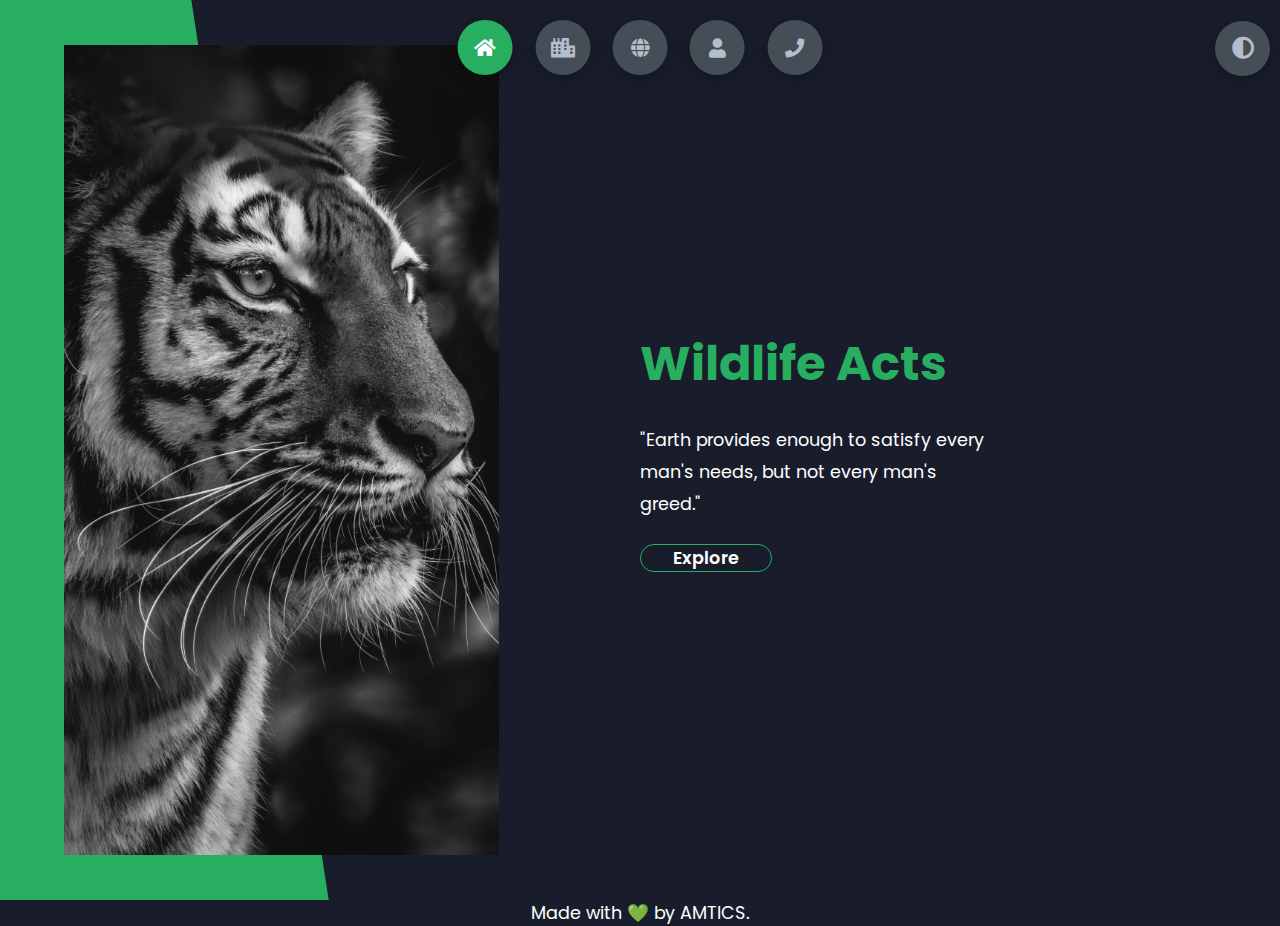
<file: index.html>
<!DOCTYPE html>
<html lang="en">
<head>
    <meta charset="UTF-8">
    <meta http-equiv="X-UA-Compatible" content="IE=edge">
    <meta name="viewport" content="width=device-width, initial-scale=1.0">
    <title>Wildlife Acts</title>
    <link rel="stylesheet" href="styles/styles.css">
    <link rel="preconnect" href="https://fonts.googleapis.com">
    <link rel="preconnect" href="https://fonts.gstatic.com" crossorigin>
    <link rel="stylesheet" href="https://cdnjs.cloudflare.com/ajax/libs/font-awesome/5.15.4/css/all.min.css" integrity="sha512-1ycn6IcaQQ40/MKBW2W4Rhis/DbILU74C1vSrLJxCq57o941Ym01SwNsOMqvEBFlcgUa6xLiPY/NS5R+E6ztJQ==" crossorigin="anonymous" referrerpolicy="no-referrer" />
    <link href="https://fonts.googleapis.com/css2?family=Poppins:wght@400;500;600;700;800&display=swap" rel="stylesheet">
</head>
<body class="main-content">
    <header class="container header active" id="home">
        <div class="header-content">
            <div class="left-header">
                <div class="h-shape"></div>
                <div class="image">
                    <img src="img/main.png" alt="">
                </div>
            </div>
            <div class="right-header">
                <h1 class="name">
                   <span>Wildlife Acts</span>
                </h1>
                <p>
                    "Earth provides enough to satisfy every man's needs, but not every man's greed."
                </p>
                <div class="btn-con">
                    <a href="index.html" class="main-btn">
                        <span class="btn-text">Explore</span>
                    </a>
                </div>
            </div>
        </div>
    </header>

    <div class="controls">
        <a class="control active-btn" href="index.html" data-id="home" data-title="Home">
            <i class="fas fa-home"></i>
        </a>
        <a class="control" href="pages/national-acts.html" data-id="national-acts" data-title="National Acts">
            <i class="fas fa-city"></i>
        </a>
        <a class="control" href="pages/international-acts.html" data-id="blogs" data-title="International Acts">
            <i class="fas fa-globe"></i>
        </a>
        <a class="control" href="pages/about-us.html" data-id="about" data-title="About Us">
            <i class="fas fa-user"></i>
        </a>
        <a class="control" href="pages/contact-us.html" data-id="contact" data-title="Contact Us">
            <i class="fas fa-phone"></i>
        </a>
    </div>
    
    <div class="theme-btn" data-title="Theme">
        <i class="fas fa-adjust"></i>
    </div>
    
    <script>
        const currentTheme = localStorage.getItem('theme') || 'dark';
        setTheme(currentTheme);
    </script>
      
      <footer>
          <center><p>Made with &#128154 by AMTICS.</p></center>
      </footer>
        <script src="js/script.js" defer></script>
</body>
</html>
</file>
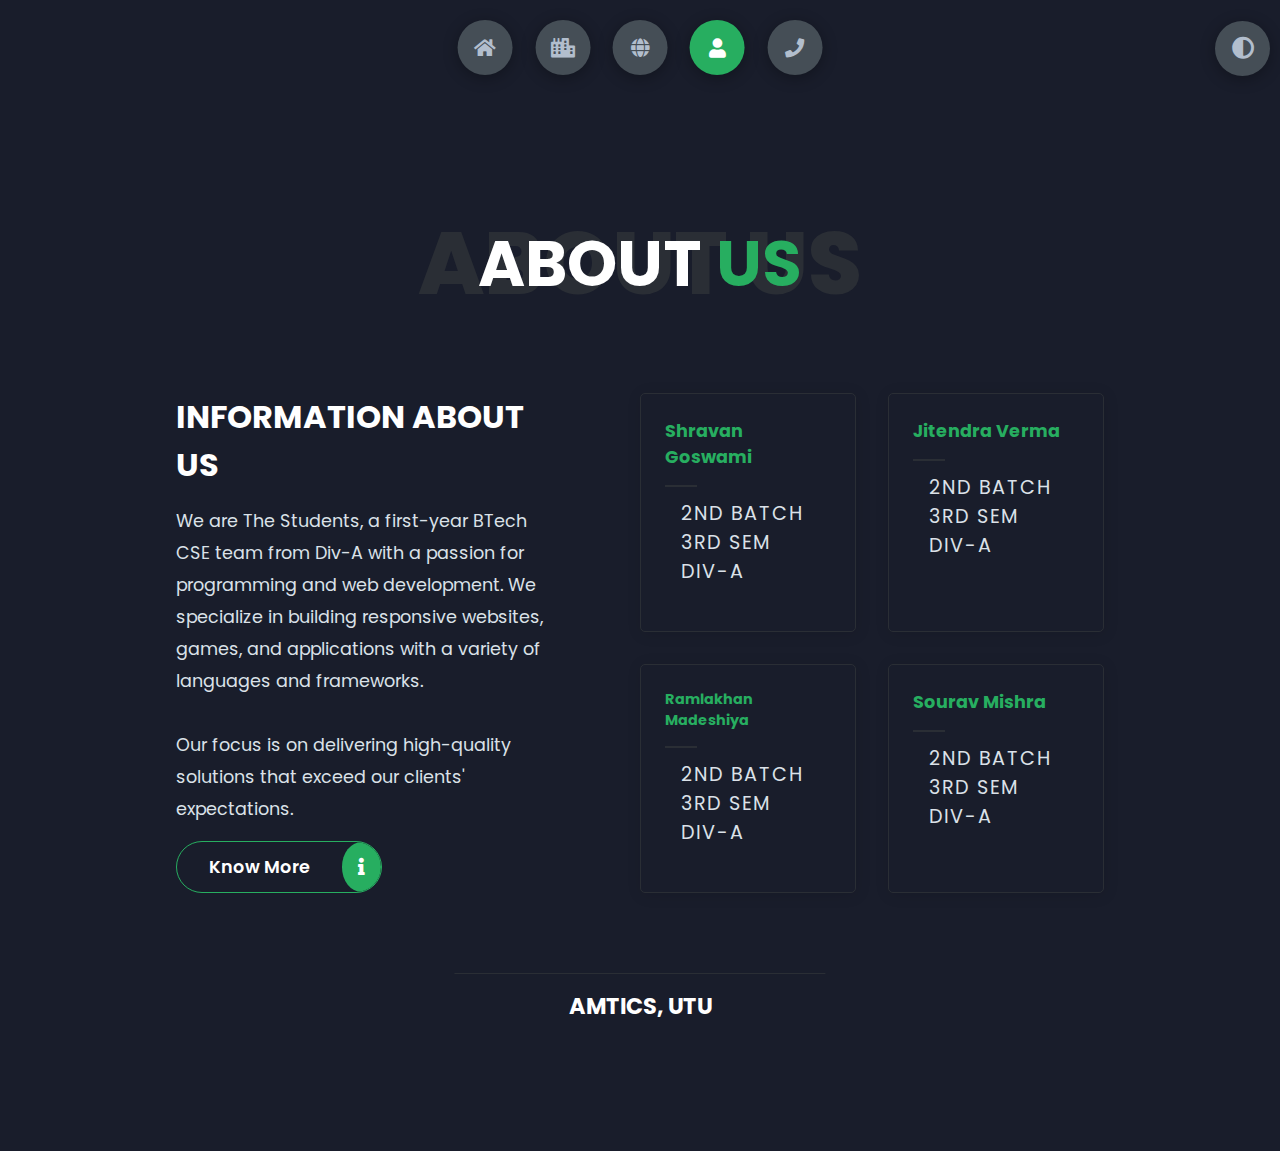
<file: pages/about-us.html>
<!DOCTYPE html>
<html lang="en">

<head>
    <meta charset="UTF-8">
    <meta http-equiv="X-UA-Compatible" content="IE=edge">
    <meta name="viewport" content="width=device-width, initial-scale=1.0">
    <title>Wildlife Acts</title>
    <link rel="stylesheet" href="../styles/styles.css">
    <link rel="preconnect" href="https://fonts.googleapis.com">
    <link rel="preconnect" href="https://fonts.gstatic.com" crossorigin>
    <link rel="stylesheet" href="https://cdnjs.cloudflare.com/ajax/libs/font-awesome/5.15.4/css/all.min.css"
        integrity="sha512-1ycn6IcaQQ40/MKBW2W4Rhis/DbILU74C1vSrLJxCq57o941Ym01SwNsOMqvEBFlcgUa6xLiPY/NS5R+E6ztJQ=="
        crossorigin="anonymous" referrerpolicy="no-referrer" />
    <link href="https://fonts.googleapis.com/css2?family=Poppins:wght@400;500;600;700;800&display=swap"
        rel="stylesheet">
</head>

<body class="main-content">
    <main>
        <section class="container about active" id="about">
            <div class="main-title"><br><br><br><br>
                <h2>About <span>Us</span><span class="bg-text">About Us</span></h2>
            </div><br>
            <div class="about-container">
                <div class="left-about">
                    <h4>Information About Us</h4>
                    <p>
                        We are The Students, a first-year BTech CSE team from Div-A with a passion for programming and
                        web development. We specialize in building responsive websites, games, and applications with a
                        variety of languages and frameworks. <br><br> Our focus is on delivering high-quality solutions
                        that exceed our clients' expectations.
                    </p>
                    <div class="btn-con">
                        <a href="http://utu.ac.in/AMTICS/index.html" class="main-btn" target="_blank">
                            <span class="btn-text">Know More</span>
                            <span class="btn-icon"><i class="fas fa-info"></i></span>
                        </a>
                    </div>
                </div>
                <div class="right-about">
                    <div class="about-item">
                        <div class="abt-text">
                            <p class="large-text">Shravan Goswami</p>
                            <p class="small-text"> <br>2nd Batch<br>3rd Sem<br>Div-A</p>
                        </div>
                    </div>
                    <div class="about-item">
                        <div class="abt-text">
                            <p class="large-text">Jitendra Verma</p>
                            <p class="small-text"> <br>2nd Batch<br>3rd Sem<br>Div-A</p>
                        </div>
                    </div>
                    <div class="about-item">
                        <div class="abt-text">
                            <p class="large-text-for-ram">Ramlakhan Madeshiya</p>
                            <p class="small-text"> <br>2nd Batch<br>3rd Sem<br>Div-A</p>
                        </div>
                    </div>
                    <div class="about-item">
                        <div class="abt-text">
                            <p class="large-text">Sourav Mishra</p>
                            <p class="small-text"> <br>2nd Batch<br>3rd Sem<br>Div-A</p>
                        </div>
                    </div>
                </div>
            </div>
            <div class="about-stats">
                <h4 class="stat-title">AMTICS, UTU</h4>
            </div>
            </div>
        </section>
    </main>
    <div class="controls">
        <a class="control" href="../index.html" data-id="home" data-title="Home">
            <i class="fas fa-home"></i>
        </a>
        <a class="control" href="national-acts.html" data-id="national-acts" data-title="National Acts">
            <i class="fas fa-city"></i>
        </a>
        <a class="control" href="international-acts.html" data-id="blogs" data-title="International Acts">
            <i class="fas fa-globe"></i>
        </a>
        <a class="control active-btn" href="about-us.html" data-id="about" data-title="About Us">
            <i class="fas fa-user"></i>
        </a>
        <a class="control" href="contact-us.html" data-id="contact" data-title="Contact Us">
            <i class="fas fa-phone"></i>
        </a>
    </div>
    <div class="theme-btn" data-title="Theme">
        <i class="fas fa-adjust"></i>
    </div>

    <script>
        const currentTheme = localStorage.getItem('theme') || 'dark';
        setTheme(currentTheme);
    </script>
    <script src="../js/script.js" defer></script>
</body>

</html>
</file>
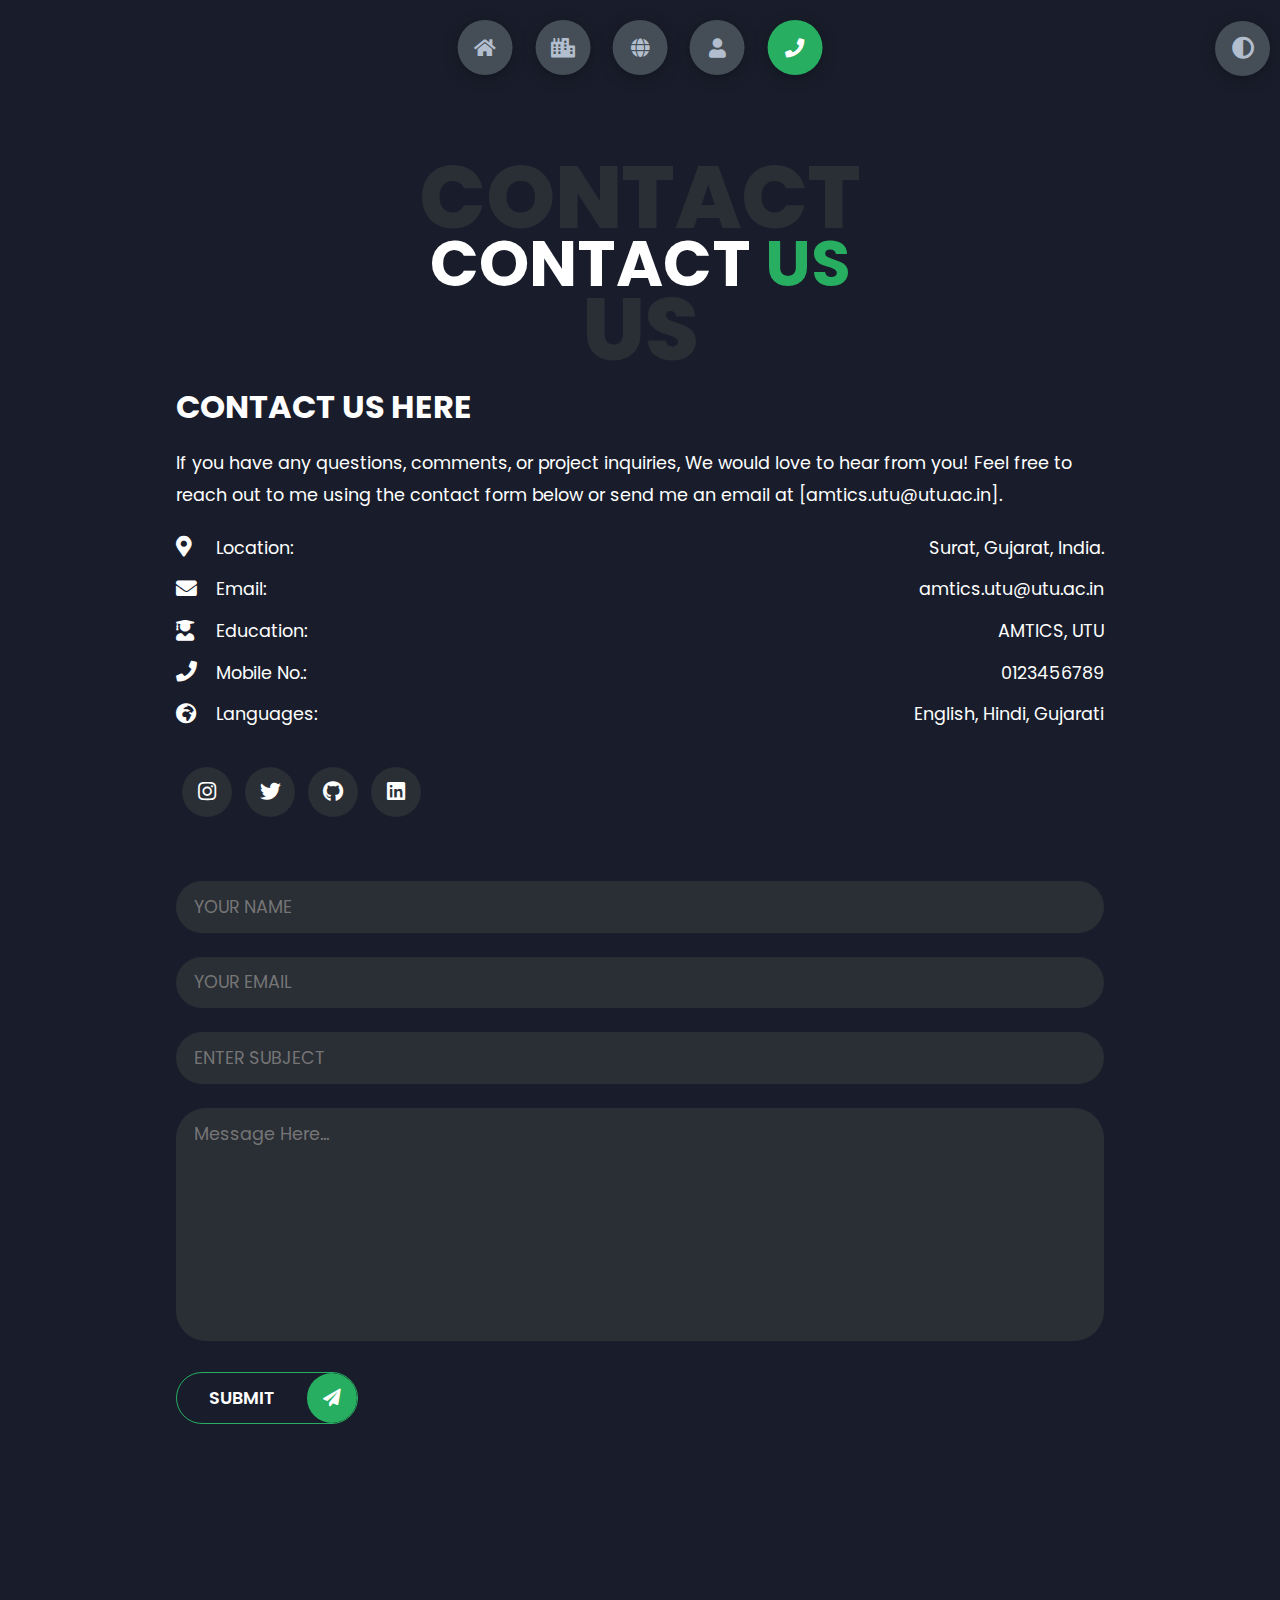
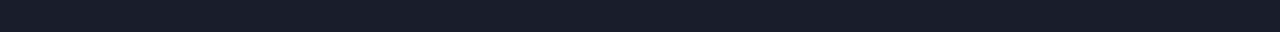
<file: pages/contact-us.html>
<!DOCTYPE html>
<html lang="en">

<head>
    <meta charset="UTF-8">
    <meta http-equiv="X-UA-Compatible" content="IE=edge">
    <meta name="viewport" content="width=device-width, initial-scale=1.0">
    <title>Wildlife Acts</title>
    <link rel="stylesheet" href="../styles/styles.css">
    <link rel="preconnect" href="https://fonts.googleapis.com">
    <link rel="preconnect" href="https://fonts.gstatic.com" crossorigin>
    <link rel="stylesheet" href="https://cdnjs.cloudflare.com/ajax/libs/font-awesome/5.15.4/css/all.min.css"
        integrity="sha512-1ycn6IcaQQ40/MKBW2W4Rhis/DbILU74C1vSrLJxCq57o941Ym01SwNsOMqvEBFlcgUa6xLiPY/NS5R+E6ztJQ=="
        crossorigin="anonymous" referrerpolicy="no-referrer" />
    <link href="https://fonts.googleapis.com/css2?family=Poppins:wght@400;500;600;700;800&display=swap"
        rel="stylesheet">
</head>

<body class="main-content">
    <main>
        <section class="container contact active" id="contact">
            <div class="contact-container">
                <div class="main-title"><br><br><br><br>
                    <h2>Contact <span>US</span><span class="bg-text">Contact Us</span></h2>
                </div>
                <div class="contact-content-con">
                    <div class="left-contact">
                        <h4>Contact us here</h4>
                        <p>
                            If you have any questions, comments, or project inquiries, We would love to hear from you!
                            Feel free to reach out to me using the contact form below or send me an email at
                            [amtics.utu@utu.ac.in].
                        </p>
                        <div class="contact-info">
                            <div class="contact-item">
                                <div class="icon">
                                    <i class="fas fa-map-marker-alt"></i>
                                    <span>Location: </span>
                                </div>
                                <p>
                                    Surat, Gujarat, India.
                                </p>
                            </div>
                            <div class="contact-item">
                                <div class="icon">
                                    <i class="fas fa-envelope"></i>
                                    <span>Email: </span>
                                </div>
                                <p>
                                    <span>amtics.utu@utu.ac.in</span>
                                </p>
                            </div>
                            <div class="contact-item">
                                <div class="icon">
                                    <i class="fas fa-user-graduate"></i>
                                    <span>Education: </span>
                                </div>
                                <p>
                                    <span>AMTICS, UTU</span>
                                </p>
                            </div>
                            <div class="contact-item">
                                <div class="icon">
                                    <i class="fas fas fa-phone"></i>
                                    <span>Mobile No.: </span>
                                </div>
                                <p>
                                    <span>0123456789</span>
                                </p>
                            </div>
                            <div class="contact-item">
                                <div class="icon">
                                    <i class="fas fa-globe-africa"></i>
                                    <span>Languages: </span>
                                </div>
                                <p>
                                    <span>English, Hindi, Gujarati</span>
                                </p>
                            </div>
                        </div>
                        <div class="contact-icons">
                            <div class="contact-icon">
                                <a href="https://www.instagram.com/amtics.utu/" target="_blank">
                                    <i class="fab fa-instagram"></i>
                                </a>
                                <a href="www.twitter.com/twitter" target="_blank">
                                    <i class="fab fa-twitter"></i>
                                </a>
                                <a href="https://github.com/github" target="_blank">
                                    <i class="fab fa-github"></i>
                                </a>
                                <a href="www.linkedin.com/in/linkedin" target="_blank">
                                    <i class="fab fa-linkedin"></i>
                                </a>
                            </div>
                        </div>
                    </div>
                    <div class="right-contact">
                        <form action="" class="contact-form">
                            <div class="input-control i-c-2">
                                <input type="text" required placeholder="YOUR NAME">
                                <input type="email" required placeholder="YOUR EMAIL">
                            </div>
                            <div class="input-control">
                                <input type="text" required placeholder="ENTER SUBJECT">
                            </div>
                            <div class="input-control">
                                <textarea name="" id="" cols="15" rows="8" placeholder="Message Here..."></textarea>
                            </div>
                            <div class="submit-btn">
                                <a href="#" class="main-btn">
                                    <span class="btn-text">SUBMIT</span>
                                    <span class="btn-icon"><i class="fas fa-paper-plane"></i></span>
                                </a>
                            </div>
                        </form>
                    </div>
                </div>
            </div>
        </section>
    </main>
    <div class="controls">
        <a class="control" href="../index.html" data-id="home" data-title="Home">
            <i class="fas fa-home"></i>
        </a>
        <a class="control" href="national-acts.html" data-id="national-acts" data-title="National Acts">
            <i class="fas fa-city"></i>
        </a>
        <a class="control" href="international-acts.html" data-id="blogs" data-title="International Acts">
            <i class="fas fa-globe"></i>
        </a>
        <a class="control" href="about-us.html" data-id="about" data-title="About Us">
            <i class="fas fa-user"></i>
        </a>
        <a class="control active-btn" href="contact-us.html" data-id="contact" data-title="Contact Us">
            <i class="fas fa-phone"></i>
        </a>
    </div>
    <div class="theme-btn" data-title="Theme">
        <i class="fas fa-adjust"></i>
    </div>

    <script>
        const currentTheme = localStorage.getItem('theme') || 'dark';
        setTheme(currentTheme);
    </script>
    
    <script src="../js/script.js" defer></script>
</body>

</html>
</file>
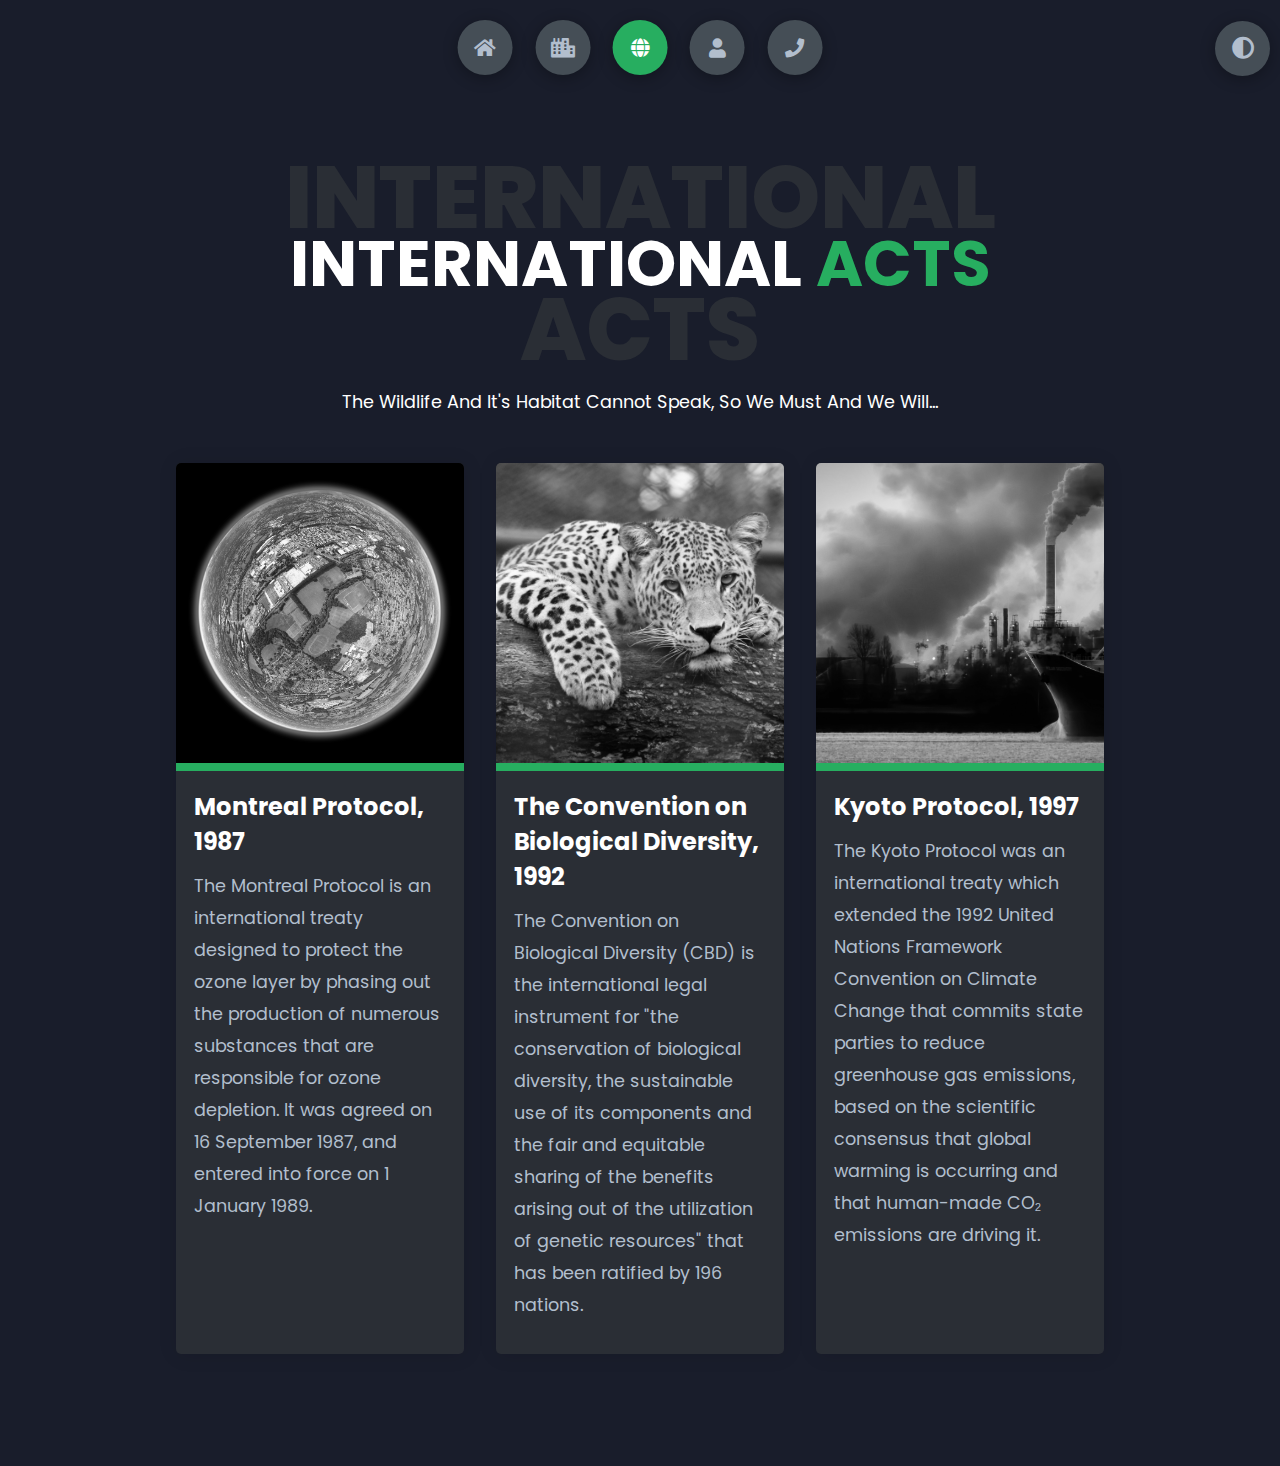
<file: pages/international-acts.html>
<!DOCTYPE html>
<html lang="en">

<head>
    <meta charset="UTF-8">
    <meta http-equiv="X-UA-Compatible" content="IE=edge">
    <meta name="viewport" content="width=device-width, initial-scale=1.0">
    <title>Wildlife Acts</title>
    <link rel="stylesheet" href="../styles/styles.css">
    <link rel="preconnect" href="https://fonts.googleapis.com">
    <link rel="preconnect" href="https://fonts.gstatic.com" crossorigin>
    <link rel="stylesheet" href="https://cdnjs.cloudflare.com/ajax/libs/font-awesome/5.15.4/css/all.min.css"
        integrity="sha512-1ycn6IcaQQ40/MKBW2W4Rhis/DbILU74C1vSrLJxCq57o941Ym01SwNsOMqvEBFlcgUa6xLiPY/NS5R+E6ztJQ=="
        crossorigin="anonymous" referrerpolicy="no-referrer" />
    <link href="https://fonts.googleapis.com/css2?family=Poppins:wght@400;500;600;700;800&display=swap"
        rel="stylesheet">
</head>

<body class="main-content">
    <main>
        <section class="container active" id="blogs">
            <div class="blogs-content"><br><br><br><br>
                <div class="main-title">
                    <h2>INTERNATIONAL <span>ACTS</span><span class="bg-text">INTERNATIONAL ACTS</span></h2>
                </div><br><br><br>
                <p class="port-text">
                    <center>The Wildlife And It's Habitat Cannot Speak, So We Must And We Will...</center>
                </p>
                <div class="blogs">
                    <div class="blog">
                        <a href="https://en.wikipedia.org/wiki/Montreal_Protocol" target="_blank"><img src="../img/in1.png" alt="">
                        <div class="blog-text">
                            <h4>
                                Montreal Protocol, 1987
                            </h4>
                            <p>
                                The Montreal Protocol is an international treaty designed to protect the ozone layer by
                                phasing out the production of numerous substances that are responsible for ozone
                                depletion. It was agreed on 16 September 1987, and entered into force on 1 January 1989.
                            </p>
                        </div>
                        </a>
                    </div>
                    <div class="blog">
                        <a href="https://en.wikipedia.org/wiki/Convention_on_Biological_Diversity" target="_blank"><img src="../img/in2.png" alt="">
                        <div class="blog-text">
                            <h4>
                                The Convention on Biological Diversity, 1992
                            </h4>
                            <p>
                                The Convention on Biological Diversity (CBD) is the international legal instrument for
                                "the conservation of biological diversity, the sustainable use of its components and the
                                fair and equitable sharing of the benefits arising out of the utilization of genetic
                                resources" that has been ratified by 196 nations.
                            </p>
                        </div>
                        </a>
                    </div>
                    <div class="blog">
                        <a href="https://en.wikipedia.org/wiki/Kyoto_Protocol" target="_blank"><img src="../img/in3.png" alt="">
                        <div class="blog-text">
                            <h4>
                                Kyoto Protocol, 1997
                            </h4>
                            <p>
                                The Kyoto Protocol was an international treaty which extended the 1992 United Nations
                                Framework Convention on Climate Change that commits state parties to reduce greenhouse
                                gas emissions, based on the scientific consensus that global warming is occurring and
                                that human-made CO₂ emissions are driving it.
                            </p>
                        </div>
                        </a>
                    </div>
                </div>
            </div>
        </section>
    </main>
    <div class="controls">
        <a class="control" href="../index.html" data-id="home" data-title="Home">
            <i class="fas fa-home"></i>
        </a>
        <a class="control" href="national-acts.html" data-id="national-acts" data-title="National Acts">
            <i class="fas fa-city"></i>
        </a>
        <a class="control active-btn" href="international-acts.html" data-id="blogs" data-title="International Acts">
            <i class="fas fa-globe"></i>
        </a>
        <a class="control" href="about-us.html" data-id="about" data-title="About Us">
            <i class="fas fa-user"></i>
        </a>
        <a class="control" href="contact-us.html" data-id="contact" data-title="Contact Us">
            <i class="fas fa-phone"></i>
        </a>
    </div>
    <div class="theme-btn" data-title="Theme">
        <i class="fas fa-adjust"></i>
    </div>

    <script>
        const currentTheme = localStorage.getItem('theme') || 'dark';
        setTheme(currentTheme);
    </script>

    <script src="../js/script.js" defer></script>
</body>

</html>
</file>
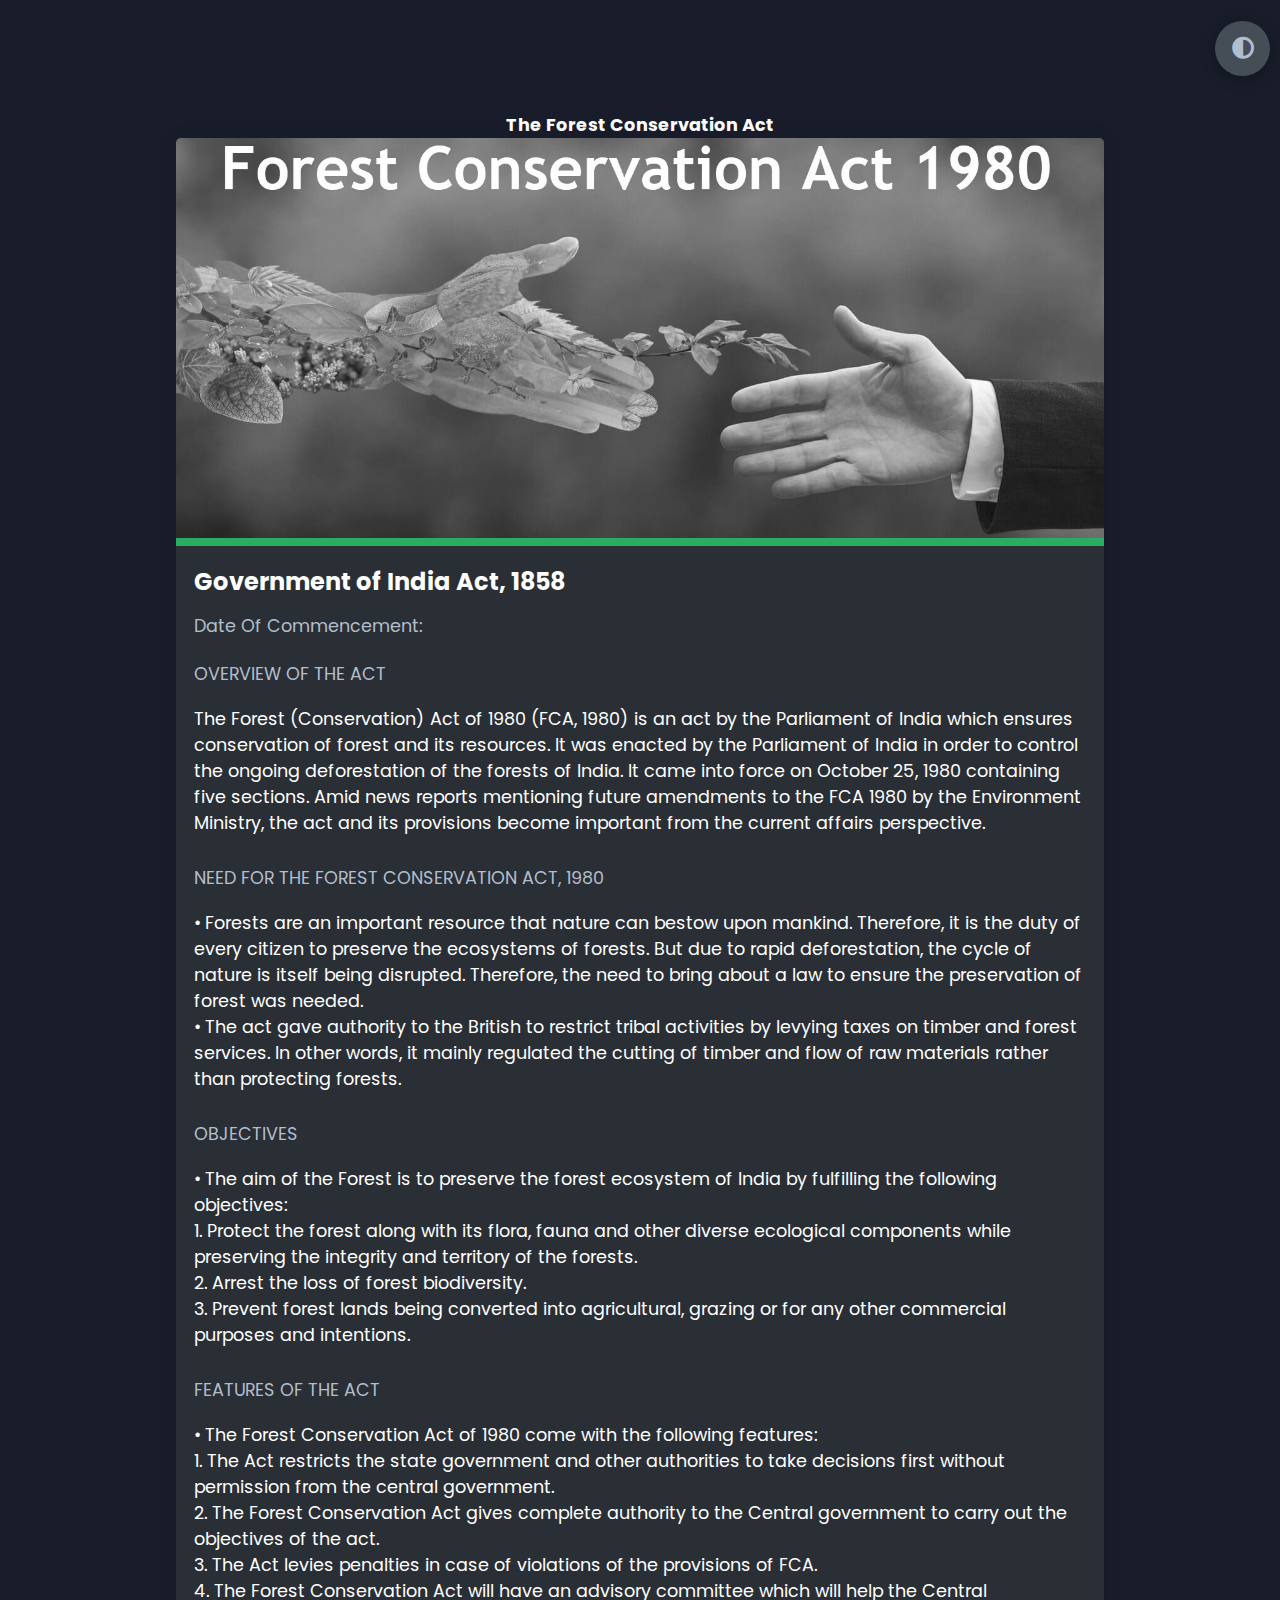
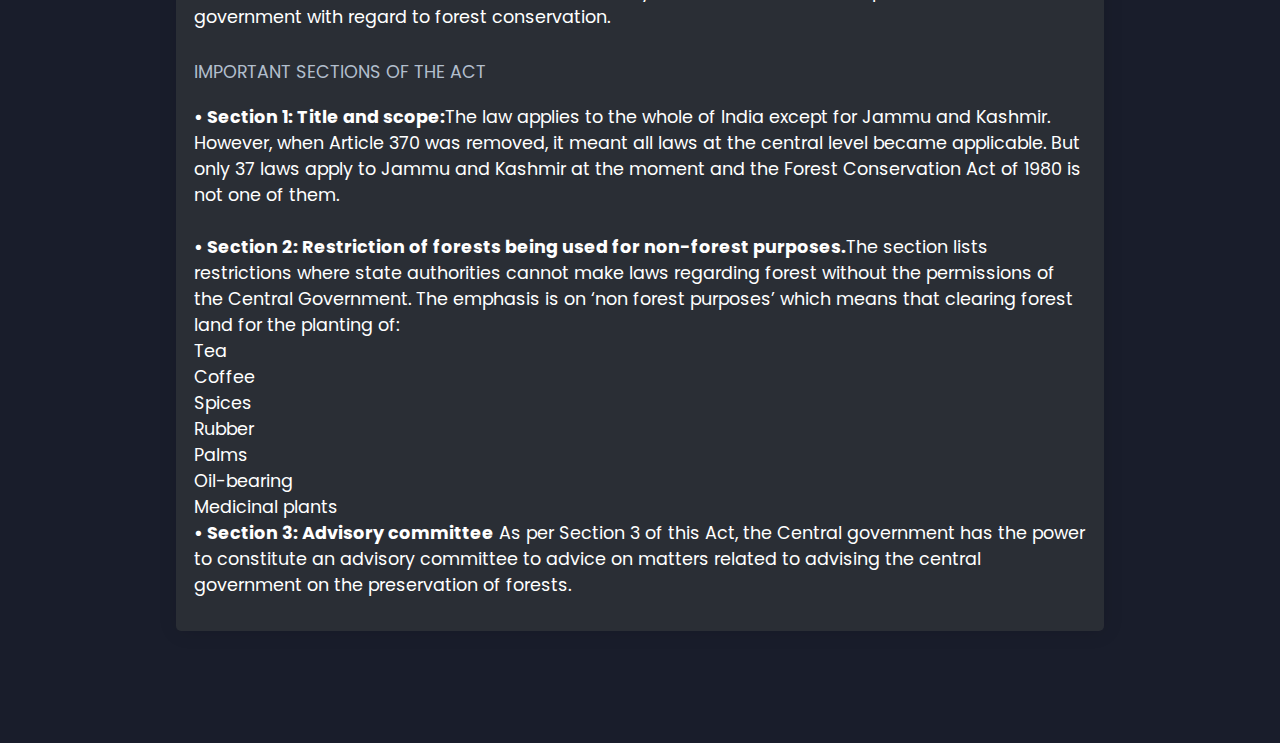
<file: blogs/acts/n4.html>
<!DOCTYPE html>
<html lang="en">
<head>
    <meta charset="UTF-8">
    <meta http-equiv="X-UA-Compatible" content="IE=edge">
    <meta name="viewport" content="width=device-width, initial-scale=1.0">
    <title>Wildlife Acts</title>
    <link rel="stylesheet" href="../styles/styles.css">
    <link rel="preconnect" href="https://fonts.googleapis.com">
    <link rel="preconnect" href="https://fonts.gstatic.com" crossorigin>
    <link rel="stylesheet" href="https://cdnjs.cloudflare.com/ajax/libs/font-awesome/5.15.4/css/all.min.css" integrity="sha512-1ycn6IcaQQ40/MKBW2W4Rhis/DbILU74C1vSrLJxCq57o941Ym01SwNsOMqvEBFlcgUa6xLiPY/NS5R+E6ztJQ==" crossorigin="anonymous" referrerpolicy="no-referrer" />
    <link href="https://fonts.googleapis.com/css2?family=Poppins:wght@400;500;600;700;800&display=swap" rel="stylesheet">
</head>
<body class="main-content">
    <section class="container active" id="national-acts">
        <div class="blogs-content">
                <h4>
                    <center id="heading">The Forest Conservation Act</center>
                </h4>
            <div class="blogs">
                <div class="blog">
                    <img src="../img/n4.jpg" alt="Forest Conservation Image">
                    <div class="blog-text">
                        <h4>
                            Government of India Act, 1858
                        </h4>
                        <p>
                            Date Of Commencement:<br>
                    <p id="defination">OVERVIEW OF THE ACT</p>
                    The Forest (Conservation) Act of 1980 (FCA, 1980) is an act by the Parliament of India which ensures conservation of forest and its resources. It was enacted by the Parliament of India in order to control the ongoing deforestation of the forests of India. It came into force on October 25, 1980 containing five sections. Amid news reports mentioning future amendments to the FCA 1980 by the Environment Ministry, the act and its provisions become important from the current affairs perspective.
                    <br><br>
                    
                    <p id="defination">NEED FOR THE FOREST CONSERVATION ACT, 1980</p>
                    • Forests are an important resource that nature can bestow upon mankind. Therefore, it is the duty of every citizen to preserve the ecosystems of forests. But due to rapid deforestation, the cycle of nature is itself being disrupted. Therefore, the need to bring about a law to ensure the preservation of forest was needed.
                    <br>
                    • The act gave authority to the British to restrict tribal activities by levying taxes on timber and forest services. In other words, it mainly regulated the cutting of timber and flow of raw materials rather than protecting forests.<br><br>

                    <p id="defination">OBJECTIVES</p>
                    • The aim of the Forest is to preserve the forest ecosystem of India by fulfilling the following objectives:<br>1. Protect the forest along with its flora, fauna and other diverse ecological components while preserving the integrity and territory of the forests.<br>2. Arrest the loss of forest biodiversity.<br>
                    3. Prevent forest lands being converted into agricultural, grazing or for any other commercial purposes and intentions.<br><br>

                    <p id="defination">FEATURES OF THE ACT</p>
                    • The Forest Conservation Act of 1980 come with the following features:<br>1. The Act restricts the state government and other authorities to take decisions first without permission from the central government.
                    <br>2. The Forest Conservation Act gives complete authority to the Central government to carry out the objectives of the act.<br>3. The Act levies penalties in case of violations of the provisions of FCA.
                    <br>4. The Forest Conservation Act will have an advisory committee which will help the Central government with regard to forest conservation.<br><br>

                    <p id="defination">IMPORTANT SECTIONS OF THE ACT</p>
                    <b>• Section 1: Title and scope:</b>The law applies to the whole of India except for Jammu and Kashmir. However, when Article 370 was removed, it meant all laws at the central level became applicable. But only 37 laws apply to Jammu and Kashmir at the moment and the Forest Conservation Act of 1980 is not one of them.<br><br>
                    <b>• Section 2: Restriction of forests being used for non-forest purposes.</b>The section lists restrictions where state authorities cannot make laws regarding forest without the permissions of the Central Government. The emphasis is on ‘non forest purposes’ which means that clearing forest land for the planting of:<br>
                    <ol type="1">
                        <li>Tea</li>
                        <li>Coffee</li>
                        <li>Spices</li>
                        <li>Rubber</li>
                        <li>Palms</li>
                        <li>Oil-bearing</li>
                        <li>Medicinal plants</li>
                    </ol>
                    <!--1. Tea<br>
                    2. Coffee<br>
                    3. Spices<br>
                    4. Rubber<br>
                    5. Palms<br>
                    6. Oil-bearing<br>
                    7. Medicinal plants<br><br>-->
                    <b>• Section 3: Advisory committee</b>
                    As per Section 3 of this Act, the Central government has the power to constitute an advisory committee to advice on matters related to advising the central government on the preservation of forests.
                        </p>
                    </div>
                </div>
            </div>
        </div>
    </section>

    <div class="theme-btn" data-title="Theme">
        <i class="fas fa-adjust"></i>
    </div>
    
    <script>
        const currentTheme = localStorage.getItem('theme') || 'dark';
        setTheme(currentTheme);
    </script>

    <script src="../js/script.js" defer></script>
</body>
</html>
</file>
<file: styles/styles.css>
* {
  margin: 0;
  padding: 0;
  box-sizing: border-box;
  list-style: none;
}

:root {
  --color-primary: #191d2b;
  --color-secondary: #27AE60;
  --color-white: #FFFFFF;
  --color-black: #000;
  --color-grey0: #f8f8f8;
  --color-grey-1: #dbe1e8;
  --color-grey-2: #b2becd;
  --color-grey-3: #6c7983;
  --color-grey-4: #454e56;
  --color-grey-5: #2a2e35;
  --color-grey-6: #12181b;
  --br-sm-2: 14px;
  --box-shadow-1: 0 3px 15px rgba(0,0,0,.3);
}

.light-mode {
  --color-primary: #FFFFFF;
  --color-secondary: #F56692;
  --color-white: #454e56;
  --color-black: #000;
  --color-grey0: #f8f8f8;
  --color-grey-1: #6c7983;
  --color-grey-2: #6c7983;
  --color-grey-3: #6c7983;
  --color-grey-4: #454e56;
  --color-grey-5: #f8f8f8;
  --color-grey-6: #12181b;
}

body {
  background-color: var(--color-primary);
  font-family: "Poppins", sans-serif;
  font-size: 1.1rem;
  color: var(--color-white);
  transition: all 0.4s ease-in-out;
}

a {
  display: inline-block;
  text-decoration: none;
  color: inherit;
  font-family: inherit;
}

header {
  min-height: 100vh;
  color: var(--color-white);
  overflow: hidden;
  padding: 0 !important;
}

section {
  min-height: 100vh;
  width: 100%;
  position: absolute;
  left: 0;
  top: 0;
  padding: 3rem 18rem;
}

.container {
  display: none;
  transform: translateY(-100%) scale(0);
  transition: all 0.4s ease-in-out;
  background-color: var(--color-primary);
}

.active {
  display: block;
  animation: appear 1s ease-in-out;
  transform: translateY(0) scaleY(1);
}

@keyframes appear {
  0% {
    transform: translateY(-100%) scaleY(0);
  }
  100% {
    transform: translateY(0) scaleY(1);
  }
}

.controls {
  position: absolute;
  z-index: 10;
  top: 0;
  left: 50%;
  transform: translateX(-50%);
  display: flex;
  align-items: center;
  justify-content: center;
  margin-top: 20px;
  pointer-events: none;
}
.control {
  display: flex;
  justify-content: center;
  align-items: center;
  margin: 10px;
  position: relative;
  pointer-events: none;
}

.control[data-title] {
  position: relative;
}

.control[data-title]:hover:after {
  content: "";
  display: block;
  width: 0;
  height: 0;
  border-style: solid;
  border-width: 6px 6px 0 6px;
  border-color: hsl(0, 0%, 20%) transparent transparent transparent;
  position: absolute;
  bottom: -6px;
  left: 50%;
  transform: translateX(-50%);
  z-index: 1;
}

.control[data-title]::before {
  content: attr(data-title);
  position: absolute;
  top: 100%;
  left: 50%;
  transform: translateX(-50%);
  padding: 0.5rem;
  background-color: hsl(0, 0%, 20%);
  color: #fff;
  border-radius: 4px;
  font-size: 0.8rem;
  opacity: 0;
  pointer-events: none;
  z-index: 1;
}

.control[data-title]::before:after {
  content: "";
  display: block;
  width: 0;
  height: 0;
  border-style: solid;
  border-width: 6px 6px 0 6px;
  border-color: hsl(0, 0%, 20%) transparent transparent transparent;
  position: absolute;
  bottom: -6px;
  left: 50%;
  transform: translateX(-50%);
  z-index: 2;
}

.control:hover[data-title]::before {
  opacity: 1;
}

.controls .control {
  padding: 1rem;
  cursor: pointer;
  z-index: 1;
  background-color: var(--color-grey-4);
  width: 55px;
  height: 55px;
  border-radius: 50%;
  display: flex;
  justify-content: center;
  align-items: center;
  margin: 0 0.7rem;
  box-shadow: var(--box-shadow-1);
  pointer-events: auto;
}

.controls .control i {
  font-size: 1.2rem;
  color: var(--color-grey-2);
  cursor: pointer;
  pointer-events: none;
}

.controls .active-btn {
  background-color: var(--color-secondary);
  transition: all 0.4s ease-in-out;
}

.controls .active-btn i {
  color: var(--color-white);
}

.theme-btn {
  top: 21px;
  right: 10px;
  width: 55px;
  height: 55px;
  border-radius: 50%;
  background-color: var(--color-grey-4);
  cursor: pointer;
  position: absolute;
  display: flex;
  justify-content: center;
  align-items: center;
  margin-bottom: 20px;
  box-shadow: 0 3px 15px rgba(0, 0, 0, 0.3);
  transition: all 0.1s ease-in-out;
}

.theme-btn:active {
  transform: translateY(-3px);
}

.theme-btn i {
  font-size: 1.4rem;
  color: var(--color-grey-2);
  pointer-events: none;
}


/*Header-content*/
.header-content {
  display: grid;
  grid-template-columns: repeat(2, 1fr);
  min-height: 100vh;
}
.header-content .left-header {
  display: flex;
  align-items: center;
  position: relative;
}
.header-content .left-header .h-shape {
  transition: all 0.4s ease-in-out;
  width: 65%;
  height: 100%;
  background-color: var(--color-secondary);
  position: absolute;
  left: 0;
  top: 0;
  z-index: -1;
  clip-path: polygon(0 0, 46% 0, 79% 100%, 0% 100%);
}
.header-content .left-header .image {
  border-radius: var(--br-sm-2);
  height: 90%;
  width: 68%;
  margin-left: 4rem;
  background-color: var(--color-black);
  transition: all 0.6s ease-in-out;
}
.header-content .left-header .image img {
  width: 100%;
  height: 100%;
  object-fit: cover;
  transition: all 0.6s ease-in-out;
  filter: grayscale(100%);
}
.header-content .left-header .image img:hover {
  filter: grayscale(0);
}
.header-content .right-header {
  display: flex;
  flex-direction: column;
  justify-content: center;
  padding-right: 18rem;
}
.header-content .right-header .name {
  font-size: 3rem;
}
.header-content .right-header .name span {
  color: var(--color-secondary);
}
.header-content .right-header p {
  margin: 1.5rem 0;
  line-height: 2rem;
}

/*About*/
.about-container {
  display: grid;
  grid-template-columns: repeat(2, 1fr);
  padding-top: 3.5rem;
  padding-bottom: 5rem;
}
.about-container .right-about {
  display: grid;
  grid-template-columns: repeat(2, 1fr);
  grid-gap: 2rem;
}
.about-container .right-about .about-item {
  border: 1px solid var(--color-grey-5);
  border-radius: 5px;
  transition: all 0.4s ease-in-out;
  box-shadow: 1px 2px 15px rgba(0, 0, 0, 0.1);
}
.about-container .right-about .about-item:hover {
  cursor: default;
  transform: translateY(-5px);
  border: 1px solid var(--color-secondary);
  box-shadow: 1px 4px 15px rgba(0, 0, 0, 0.32);
}
.about-container .right-about .about-item .abt-text {
  padding: 1.5rem;
  display: flex;
  flex-direction: column;
}
.about-container .right-about .about-item .abt-text .large-text {
  font-size: 1.1rem;
  font-weight: 700;
  color: var(--color-secondary);
}
.large-text-for-ram {
  font-size: 0.9rem;
  font-weight: 700;
  color: var(--color-secondary);
}
.about-container .right-about .about-item .abt-text .small-text {
  padding-left: 1rem;
  position: relative;
  text-transform: uppercase;
  font-size: 1.2rem;
  color: var(--color-grey-1);
  letter-spacing: 2px;
}
.about-container .right-about .about-item .abt-text .small-text::before {
  content: "";
  position: absolute;
  left: 0;
  top: 15px;
  width: 2rem;
  height: 2px;
  background-color: var(--color-grey-5);
}
.about-container .left-about {
  padding-right: 5rem;
}
.about-container .left-about p {
  line-height: 2rem;
  padding: 1rem;
  color: var(--color-grey-1);
}
.about-container .left-about h4 {
  font-size: 2rem;
  text-transform: uppercase;
}

.stat-title {
  text-transform: uppercase;
  font-size: 1.4rem;
  text-align: center;
  padding: 1rem;
  position: relative;
}
.stat-title::before {
  content: "";
  position: absolute;
  left: 50%;
  top: 0;
  width: 40%;
  height: 1px;
  background-color: var(--color-grey-5);
  transform: translateX(-50%);
}

.blogs {
  display: grid;
  grid-template-columns: repeat(3, 1fr);
  grid-gap: 2rem;
  margin-top: 3rem;
}
.blogs .blog {
  position: relative;
  background-color: var(--color-grey-5);
  border-radius: 5px;
  box-shadow: 1px 1px 20px rgba(0, 0, 0, 0.1);
  transition: all 0.4s ease-in-out;
}
.blogs .blog:hover {
  box-shadow: 1px 1px 20px rgba(0, 0, 0, 0.3);
  transform: translateY(-5px);
  transition: all 0.4s ease-in-out;
}
.blogs .blog:hover img {
  filter: grayscale(0);
  transform: scale(1.1);
  box-shadow: 0px 4px 15px rgba(0, 0, 0, 0.8);
}
.blogs .blog img {
  width: 100%;
  height: 300px;
  object-fit: cover;
  border-top-left-radius: 5px;
  border-top-right-radius: 5px;
  filter: grayscale(100%);
  transition: all 0.4s ease-in-out;
}
.blogs .blog .blog-text {
  margin-top: -7px;
  padding: 1.1rem;
  border-top: 8px solid var(--color-secondary);
}
.blogs .blog .blog-text h4 {
  font-size: 1.5rem;
  margin-bottom: 0.7rem;
  transition: all 0.4s ease-in-out;
  cursor: pointer;
}
.blogs .blog .blog-text h4:hover {
  color: var(--color-secondary);
}
.blogs .blog .blog-text p {
  color: var(--color-grey-2);
  line-height: 2rem;
  padding-bottom: 1rem;
}

.contact-content-con {
  display: flex;
  padding-top: 3.5rem;
}
.contact-content-con .left-contact {
  flex: 2;
}
.contact-content-con .left-contact h4 {
  margin-top: 1rem;
  font-size: 2rem;
  text-transform: uppercase;
}
.contact-content-con .left-contact p {
  margin: 1rem 0;
  line-height: 2rem;
}
.contact-content-con .left-contact .contact-info .contact-item {
  display: flex;
  align-items: center;
  justify-content: space-between;
}
.contact-content-con .left-contact .contact-info .contact-item p {
  margin: 0.3rem 0 !important;
  padding: 0 !important;
}
.contact-content-con .left-contact .contact-info .contact-item .icon {
  display: grid;
  grid-template-columns: 40px 1fr;
}
.contact-content-con .left-contact .contact-info .contact-item .icon i {
  display: flex;
  align-items: center;
  font-size: 1.3rem;
}
.contact-content-con .left-contact .contact-icon {
  display: flex;
  margin-top: 2rem;
}
.contact-content-con .left-contact .contact-icon a {
  display: flex;
  align-items: center;
  color: var(--color-white);
  background-color: var(--color-grey-5);
  cursor: pointer;
  justify-content: center;
  width: 50px;
  height: 50px;
  border-radius: 50%;
  margin: 0 0.4rem;
  transition: all 0.4s ease-in-out;
}
.contact-content-con .left-contact .contact-icon a:hover {
  background-color: var(--color-secondary);
}
.contact-content-con .left-contact .contact-icon a:hover i {
  color: var(--color-primary);
}
.contact-content-con .left-contact .contact-icon a i {
  display: flex;
  align-items: center;
  justify-content: center;
  font-size: 1.3rem;
}
.contact-content-con .right-contact {
  flex: 3;
  margin-left: 3rem;
}
.contact-content-con .right-contact .input-control {
  margin: 1.5rem 0;
}
.contact-content-con .right-contact .input-control input, .contact-content-con .right-contact .input-control textarea {
  border-radius: 30px;
  font-weight: inherit;
  font-size: inherit;
  font-family: inherit;
  padding: 0.8rem 1.1rem;
  outline: none;
  border: none;
  background-color: var(--color-grey-5);
  width: 100%;
  color: var(--color-white);
  resize: none;
}
.contact-content-con .right-contact .i-c-2 {
  display: flex;
}
.contact-content-con .right-contact .i-c-2 :last-child {
  margin-left: 1.5rem;
}
.contact-content-con .right-contact .submit-btn {
  display: flex;
  justify-content: flex-start;
}

/*Independed components*/
.btn-con {
  display: flex;
  align-self: flex-start;
}

.main-btn {
  border-radius: 30px;
  color: inherit;
  font-weight: 600;
  position: relative;
  border: 1px solid var(--color-secondary);
  display: flex;
  align-self: flex-start;
  align-items: center;
  overflow: hidden;
}
.main-btn .btn-text {
  padding: 0 2rem;
}
.main-btn .btn-icon {
  background-color: var(--color-secondary);
  display: flex;
  align-items: center;
  justify-content: center;
  border-radius: 50%;
  padding: 1rem;
}
.main-btn::before {
  content: "";
  position: absolute;
  top: 0;
  right: 0;
  transform: translateX(100%);
  transition: all 0.4s ease-out;
  z-index: -1;
}
.main-btn:hover {
  transition: all 0.4s ease-out;
}
.main-btn:hover::before {
  width: 100%;
  height: 100%;
  background-color: var(--color-secondary);
  transform: translateX(0);
  transition: all 0.4s ease-out;
}

.main-title {
  text-align: center;
}
.main-title h2 {
  position: relative;
  text-transform: uppercase;
  font-size: 4rem;
  font-weight: 700;
}
.main-title h2 span {
  color: var(--color-secondary);
}
.main-title h2 .bg-text {
  position: absolute;
  top: 50%;
  left: 50%;
  color: var(--color-grey-5);
  transition: all 0.4s ease-in-out;
  z-index: -1;
  transform: translate(-50%, -50%);
  font-weight: 800;
  font-size: 6.3rem;
}

.about-container .left-about p {
  padding-left: 0;
}

@media screen and (max-width: 600px) {
  header {
    padding: 0 !important;
  }

  .theme-btn {
    top: 90;
    width: 50px;
    height: 50px;
  }

  .header-content {
    grid-template-columns: repeat(1, 1fr);
    padding-bottom: 6rem;
  }

  .left-header .h-shape {
    display: none;
  }

  .right-header {
    grid-row: 1;
    padding-right: 0rem !important;
    width: 90%;
    margin: 0 auto;
  }
  .right-header .name {
    font-size: 2.5rem !important;
    text-align: center;
    padding-top: 3rem;
  }

  .header-content .left-header .image {
    margin: 0 auto;
    width: 90%;
  }

  .controls {
    width: 50px;
    height: 50px;
    top: 0;
    bottom: bottom;
    flex-direction: row;
    justify-content: left;
    left: 50%;
    transform: translateX(-50%);
    width: 100%;
  }
  .controls .control {
    margin: 1rem 0.3rem;
  }

  .about-container {
    grid-template-columns: repeat(1, 1fr);
  }
  .about-container .right-about {
    grid-template-columns: repeat(1, 1fr);
    padding-top: 2.5rem;
  }
  .about-container .left-about {
    padding-right: 0;
  }
  .about-container .left-about p {
    padding-left: 0;
  }

  .container {
    padding: 2rem 2.5rem !important;
  }

  .blogs {
    grid-template-columns: repeat(1, 1fr);
    padding-bottom: 6rem;
  }

  .contact-content-con {
    flex-direction: column;
  }
  .contact-content-con .right-contact {
    margin-left: 0;
    margin-top: 2.5rem;
  }

  .contact-content-con .right-contact .i-c-2 {
    flex-direction: column;
  }

  .contact-content-con .right-contact .i-c-2 :last-child {
    margin-left: 0;
    margin-top: 1.5rem;
  }

  .contact-content-con .right-contact {
    margin-bottom: 6rem;
  }

  .contact-item {
    flex-direction: column;
    margin: 1rem 0;
  }
  .contact-item p {
    font-size: 15px;
    color: var(--color-grey-2);
  }
  .contact-item span {
    font-size: 15px;
  }
  .contact-item .icon {
    grid-template-columns: 25px 1fr;
  }

  .main-title h2 {
    font-size: 2rem;
  }
  .main-title h2 span {
    font-size: 2.3rem;
  }
  .main-title h2 .bg-text {
    font-size: 2.3rem;
  }
}
@media screen and (max-width: 1432px) {
  .container {
    padding: 7rem 11rem;
  }

  .contact-content-con {
    flex-direction: column;
  }
  .contact-content-con .right-contact {
    margin-left: 0;
    margin-top: 2.5rem;
  }

  .contact-content-con .right-contact .i-c-2 {
    flex-direction: column;
  }

  .contact-content-con .right-contact .i-c-2 :last-child {
    margin-left: 0;
    margin-top: 1.5rem;
  }

  .contact-content-con .right-contact {
    margin-bottom: 6rem;
  }

  .main-title h2 .bg-text {
    font-size: 5.5rem;
  }
}
@media screen and (max-width: 1250px) {
  .blogs {
    grid-template-columns: repeat(2, 1fr);
    margin-top: 6rem;
  }

  .header-content .right-header {
    padding-right: 9rem;
  }
}
@media screen and (max-width: 660px) {
  .blogs {
    grid-template-columns: repeat(1, 1fr);
  }
}
@media screen and (max-width: 1070px) {
  .about-container {
    grid-template-columns: repeat(1, 1fr);
  }
  .about-container .right-about {
    padding-top: 2.5rem;
  }

  .main-title h2 {
    font-size: 4rem;
  }
  .main-title h2 span {
    font-size: 4rem;
  }
  .main-title h2 .bg-text {
    font-size: 4.5rem;
  }
}
@media screen and (max-width: 970px) {
  .container {
    padding: 7rem 6rem;
  }

  .about-container .left-about {
    padding-right: 0rem;
  }

  .header-content {
    grid-template-columns: repeat(1, 1fr);
    padding-bottom: 6rem;
  }

  .left-header .h-shape {
    display: none;
  }
  .left-header .image {
    width: 90% !important;
    margin: 0 auto !important;
  }

  .right-header {
    grid-row: 1;
    padding-right: 0rem !important;
    width: 90%;
    margin: 0 auto;
  }
  .right-header .name {
    font-size: 2.5rem !important;
    text-align: center;
    padding-top: 3rem;
  }
}
@media screen and (max-width: 700px) {
  .container {
    padding: 7rem 3rem;
  }
  .about-container .right-about {
    grid-template-columns: repeat(1, 1fr);
  }

  .main-title h2 {
    font-size: 3rem;
  }
  .main-title h2 span {
    font-size: 3rem;
  }
  .main-title h2 .bg-text {
    font-size: 4rem;
  }
}

.port-text{
  font-family:fantasy;
}
</file>
<file: blogs/styles/styles.css>
* {
  margin: 0;
  padding: 0;
  box-sizing: border-box;
  list-style: none;
}

:root {
  --color-primary: #191d2b;
  --color-secondary: #27AE60;
  --color-white: #FFFFFF;
  --color-black: #000;
  --color-grey0: #f8f8f8;
  --color-grey-1: #dbe1e8;
  --color-grey-2: #b2becd;
  --color-grey-3: #6c7983;
  --color-grey-4: #454e56;
  --color-grey-5: #2a2e35;
  --color-grey-6: #12181b;
  --br-sm-2: 14px;
  --box-shadow-1: 0 3px 15px rgba(0,0,0,.3);
}

.light-mode {
  --color-primary: #FFFFFF;
  --color-secondary: #F56692;
  --color-white: #454e56;
  --color-black: #000;
  --color-grey0: #f8f8f8;
  --color-grey-1: #6c7983;
  --color-grey-2: #6c7983;
  --color-grey-3: #6c7983;
  --color-grey-4: #454e56;
  --color-grey-5: #f8f8f8;
  --color-grey-6: #12181b;
}

body {
  background-color: var(--color-primary);
  font-family: "Poppins", sans-serif;
  font-size: 1.1rem;
  color: var(--color-white);
  transition: all 0.4s ease-in-out;
}

a {
  display: inline-block;
  text-decoration: none;
  color: inherit;
  font-family: inherit;
}

header {
  min-height: 100vh;
  color: var(--color-white);
  overflow: hidden;
  padding: 0 !important;
}

section {
  min-height: 100vh;
  width: 100%;
  position: absolute;
  left: 0;
  top: 0;
  padding: 3rem 18rem;
}

.container {
  display: none;
  transform: translateY(-100%) scale(0);
  transition: all 0.4s ease-in-out;
  background-color: var(--color-primary);
}

.active {
  display: block;
  animation: appear 1s ease-in-out;
  transform: translateY(0) scaleY(1);
}

@keyframes appear {
  0% {
    transform: translateY(-100%) scaleY(0);
  }
  100% {
    transform: translateY(0) scaleY(1);
  }
}

.controls {
  position: absolute;
  z-index: 10;
  top: 0;
  left: 50%;
  transform: translateX(-50%);
  display: flex;
  align-items: center;
  justify-content: center;
  margin-top: 20px;
  pointer-events: none;
}
.control {
  display: flex;
  justify-content: center;
  align-items: center;
  margin: 10px;
  position: relative;
  pointer-events: none;
}

.control[data-title] {
  position: relative;
}

.control[data-title]:hover:after {
  content: "";
  display: block;
  width: 0;
  height: 0;
  border-style: solid;
  border-width: 6px 6px 0 6px;
  border-color: hsl(0, 0%, 20%) transparent transparent transparent;
  position: absolute;
  bottom: -6px;
  left: 50%;
  transform: translateX(-50%);
  z-index: 1;
}

.control[data-title]::before {
  content: attr(data-title);
  position: absolute;
  top: 100%;
  left: 50%;
  transform: translateX(-50%);
  padding: 0.5rem;
  background-color: hsl(0, 0%, 20%);
  color: #fff;
  border-radius: 4px;
  font-size: 0.8rem;
  opacity: 0;
  pointer-events: none;
  z-index: 1;
}

.control[data-title]::before:after {
  content: "";
  display: block;
  width: 0;
  height: 0;
  border-style: solid;
  border-width: 6px 6px 0 6px;
  border-color: hsl(0, 0%, 20%) transparent transparent transparent;
  position: absolute;
  bottom: -6px;
  left: 50%;
  transform: translateX(-50%);
  z-index: 2;
}

.control:hover[data-title]::before {
  opacity: 1;
}

.controls .control {
  padding: 1rem;
  cursor: pointer;
  z-index: 1;
  background-color: var(--color-grey-4);
  width: 55px;
  height: 55px;
  border-radius: 50%;
  display: flex;
  justify-content: center;
  align-items: center;
  margin: 0 0.7rem;
  box-shadow: var(--box-shadow-1);
  pointer-events: auto;
}

.controls .control i {
  font-size: 1.2rem;
  color: var(--color-grey-2);
  cursor: pointer;
  pointer-events: none;
}

.controls .active-btn {
  background-color: var(--color-secondary);
  transition: all 0.4s ease-in-out;
}

.controls .active-btn i {
  color: var(--color-white);
}

.theme-btn {
  top: 21px;
  right: 10px;
  width: 55px;
  height: 55px;
  border-radius: 50%;
  background-color: var(--color-grey-4);
  cursor: pointer;
  position: absolute;
  display: flex;
  justify-content: center;
  align-items: center;
  margin-bottom: 20px;
  box-shadow: 0 3px 15px rgba(0, 0, 0, 0.3);
  transition: all 0.1s ease-in-out;
}

.theme-btn:active {
  transform: translateY(-3px);
}

.theme-btn i {
  font-size: 1.4rem;
  color: var(--color-grey-2);
  pointer-events: none;
}

.blogs .blog {
  position: relative;
  background-color: var(--color-grey-5);
  border-radius: 5px;
  box-shadow: 1px 1px 20px rgba(0, 0, 0, 0.1);
  transition: all 0.4s ease-in-out;
}
.blogs .blog:hover {
  box-shadow: 1px 1px 20px rgba(0, 0, 0, 0.3);
  transform: translateY(-5px);
  transition: all 0.4s ease-in-out;
}
.blogs .blog:hover img {
  filter: grayscale(0);
  transform: scale(1.1);
  box-shadow: 0px 4px 15px rgba(0, 0, 0, 0.8);
}
.blogs .blog img {
  width: 100%;
  height: 400px;
  object-fit: cover;
  border-top-left-radius: 5px;
  border-top-right-radius: 5px;
  filter: grayscale(100%);
  transition: all 0.4s ease-in-out;
}
.blogs .blog .blog-text {
  margin-top: -7px;
  padding: 1.1rem;
  border-top: 8px solid var(--color-secondary);
}
.blogs .blog .blog-text h4 {
  font-size: 1.5rem;
  margin-bottom: 0.7rem;
  transition: all 0.4s ease-in-out;
  cursor: pointer;
}
.blogs .blog .blog-text h4:hover {
  color: var(--color-secondary);
}
.blogs .blog .blog-text p {
  color: var(--color-grey-2);
  line-height: 2rem;
  padding-bottom: 1rem;
}

/*Independed components*/
.btn-con {
  display: flex;
  align-self: flex-start;
}

.main-btn {
  border-radius: 30px;
  color: inherit;
  font-weight: 600;
  position: relative;
  border: 1px solid var(--color-secondary);
  display: flex;
  align-self: flex-start;
  align-items: center;
  overflow: hidden;
}
.main-btn .btn-text {
  padding: 0 2rem;
}
.main-btn .btn-icon {
  background-color: var(--color-secondary);
  display: flex;
  align-items: center;
  justify-content: center;
  border-radius: 50%;
  padding: 1rem;
}
.main-btn::before {
  content: "";
  position: absolute;
  top: 0;
  right: 0;
  transform: translateX(100%);
  transition: all 0.4s ease-out;
  z-index: -1;
}
.main-btn:hover {
  transition: all 0.4s ease-out;
}
.main-btn:hover::before {
  width: 100%;
  height: 100%;
  background-color: var(--color-secondary);
  transform: translateX(0);
  transition: all 0.4s ease-out;
}

.main-title {
  text-align: center;
}
.main-title h2 {
  position: relative;
  text-transform: uppercase;
  font-size: 4rem;
  font-weight: 700;
}
.main-title h2 span {
  color: var(--color-secondary);
}
.main-title h2 .bg-text {
  position: absolute;
  top: 50%;
  left: 50%;
  color: var(--color-grey-5);
  transition: all 0.4s ease-in-out;
  z-index: -1;
  transform: translate(-50%, -50%);
  font-weight: 800;
  font-size: 6.3rem;
}

.about-container .left-about p {
  padding-left: 0;
}

@media screen and (max-width: 600px) {
  header {
    padding: 0 !important;
  }

  .theme-btn {
    top: 90;
    width: 50px;
    height: 50px;
  }

  .header-content {
    grid-template-columns: repeat(1, 1fr);
    padding-bottom: 6rem;
  }

  .left-header .h-shape {
    display: none;
  }

  .right-header {
    grid-row: 1;
    padding-right: 0rem !important;
    width: 90%;
    margin: 0 auto;
  }
  .right-header .name {
    font-size: 2.5rem !important;
    text-align: center;
    padding-top: 3rem;
  }

  .header-content .left-header .image {
    margin: 0 auto;
    width: 90%;
  }

  .controls {
    width: 50px;
    height: 50px;
    top: 0;
    bottom: bottom;
    flex-direction: row;
    justify-content: left;
    left: 50%;
    transform: translateX(-50%);
    width: 100%;
  }
  .controls .control {
    margin: 1rem 0.3rem;
  }

  .container {
    padding: 2rem 2.5rem !important;
  }

  .blogs {
    grid-template-columns: repeat(1, 1fr);
    padding-bottom: 6rem;
  }

  .contact-content-con {
    flex-direction: column;
  }
  .contact-content-con .right-contact {
    margin-left: 0;
    margin-top: 2.5rem;
  }

  .contact-content-con .right-contact .i-c-2 {
    flex-direction: column;
  }

  .contact-content-con .right-contact .i-c-2 :last-child {
    margin-left: 0;
    margin-top: 1.5rem;
  }

  .contact-content-con .right-contact {
    margin-bottom: 6rem;
  }

  .contact-item {
    flex-direction: column;
    margin: 1rem 0;
  }
  .contact-item p {
    font-size: 15px;
    color: var(--color-grey-2);
  }
  .contact-item span {
    font-size: 15px;
  }
  .contact-item .icon {
    grid-template-columns: 25px 1fr;
  }

  .main-title h2 {
    font-size: 2rem;
  }
  .main-title h2 span {
    font-size: 2.3rem;
  }
  .main-title h2 .bg-text {
    font-size: 2.3rem;
  }
}
@media screen and (max-width: 1432px) {
  .container {
    padding: 7rem 11rem;
  }

  .contact-content-con {
    flex-direction: column;
  }
  .contact-content-con .right-contact {
    margin-left: 0;
    margin-top: 2.5rem;
  }

  .contact-content-con .right-contact .i-c-2 {
    flex-direction: column;
  }

  .contact-content-con .right-contact .i-c-2 :last-child {
    margin-left: 0;
    margin-top: 1.5rem;
  }

  .contact-content-con .right-contact {
    margin-bottom: 6rem;
  }

  .main-title h2 .bg-text {
    font-size: 5.5rem;
  }
}
@media screen and (max-width: 1250px) {
  .blogs {
    grid-template-columns: repeat(2, 1fr);
    margin-top: 6rem;
  }

  .header-content .right-header {
    padding-right: 9rem;
  }
}
@media screen and (max-width: 660px) {
  .blogs {
    grid-template-columns: repeat(1, 1fr);
  }
}
@media screen and (max-width: 1070px) {
  .about-container {
    grid-template-columns: repeat(1, 1fr);
  }
  .about-container .right-about {
    padding-top: 2.5rem;
  }

  .main-title h2 {
    font-size: 4rem;
  }
  .main-title h2 span {
    font-size: 4rem;
  }
  .main-title h2 .bg-text {
    font-size: 4.5rem;
  }
}
@media screen and (max-width: 970px) {
  .container {
    padding: 7rem 6rem;
  }

  .about-container .left-about {
    padding-right: 0rem;
  }

  .header-content {
    grid-template-columns: repeat(1, 1fr);
    padding-bottom: 6rem;
  }

  .left-header .h-shape {
    display: none;
  }
  .left-header .image {
    width: 90% !important;
    margin: 0 auto !important;
  }

  .right-header {
    grid-row: 1;
    padding-right: 0rem !important;
    width: 90%;
    margin: 0 auto;
  }
  .right-header .name {
    font-size: 2.5rem !important;
    text-align: center;
    padding-top: 3rem;
  }
}
@media screen and (max-width: 700px) {
  .container {
    padding: 7rem 3rem;
  }
  .about-container .right-about {
    grid-template-columns: repeat(1, 1fr);
  }

  .main-title h2 {
    font-size: 3rem;
  }
  .main-title h2 span {
    font-size: 3rem;
  }
  .main-title h2 .bg-text {
    font-size: 4rem;
  }
}

.port-text{
  font-family:fantasy;
}
</file>
